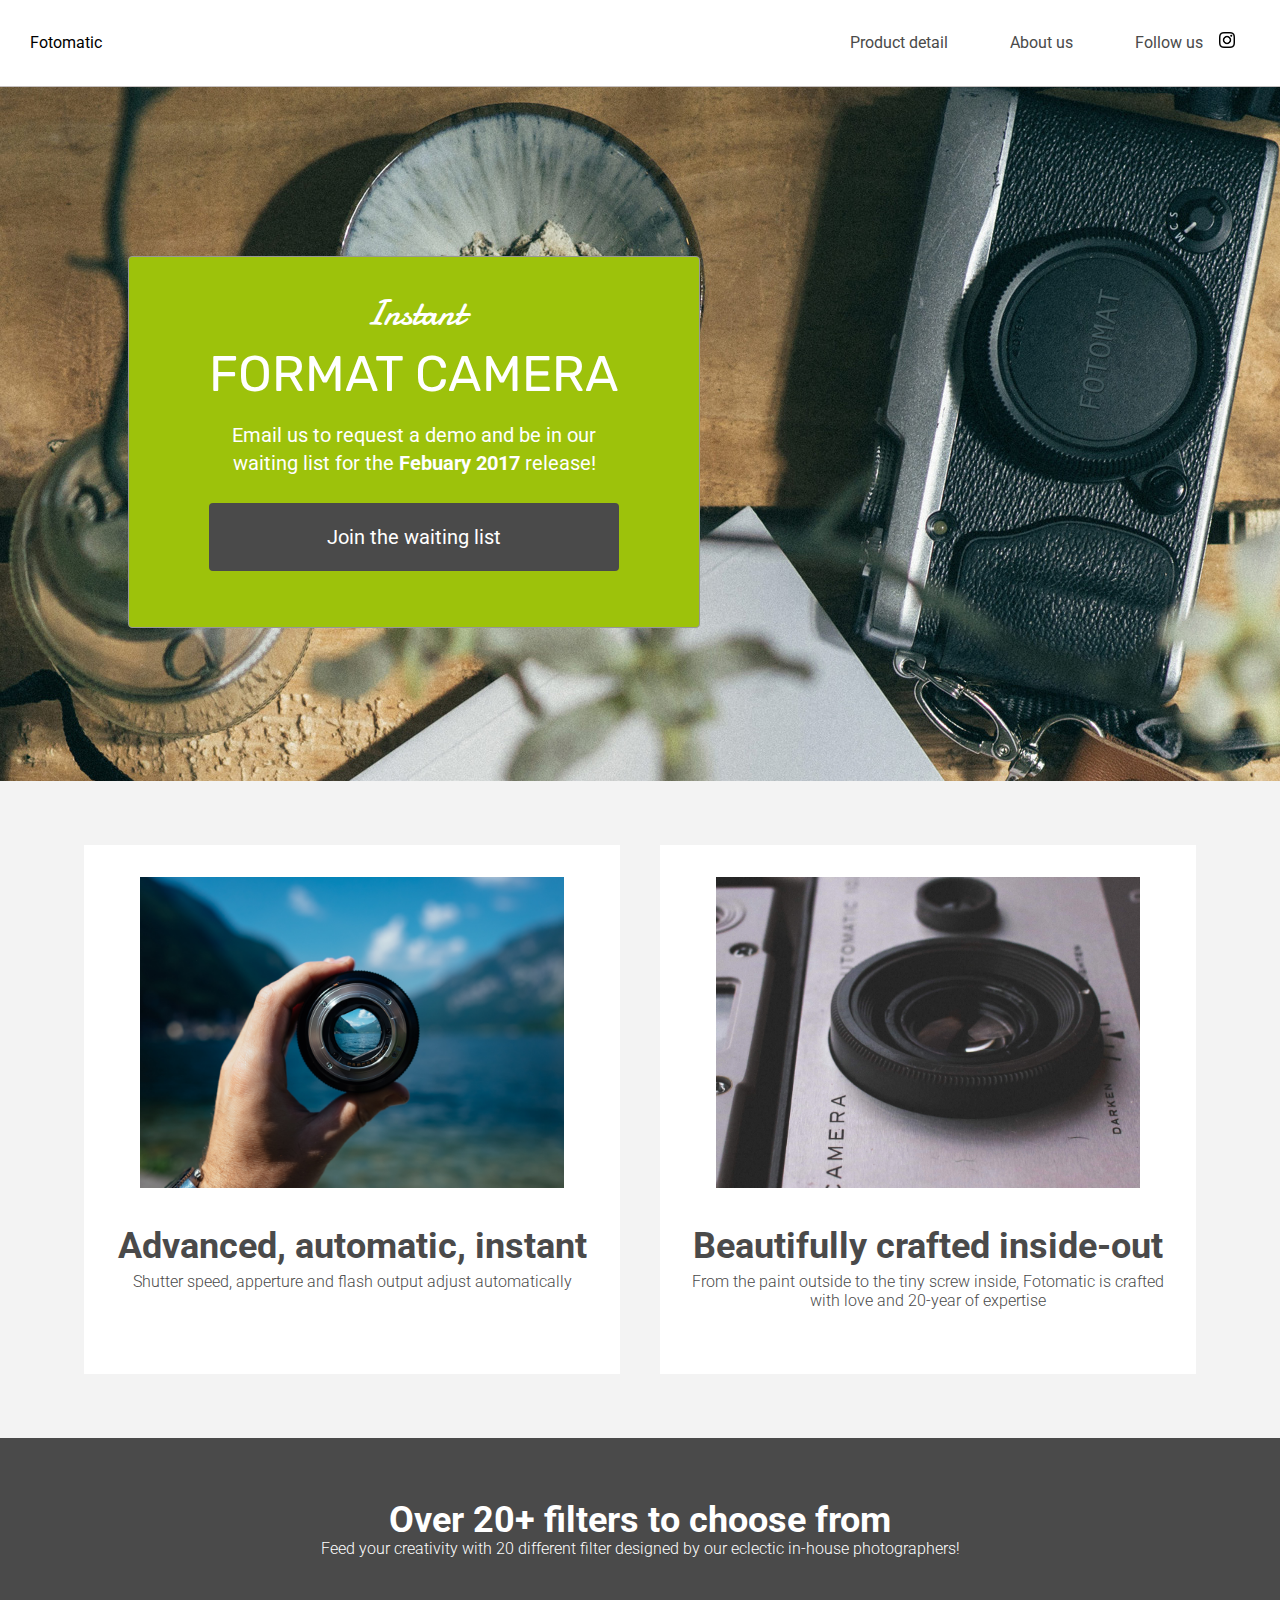
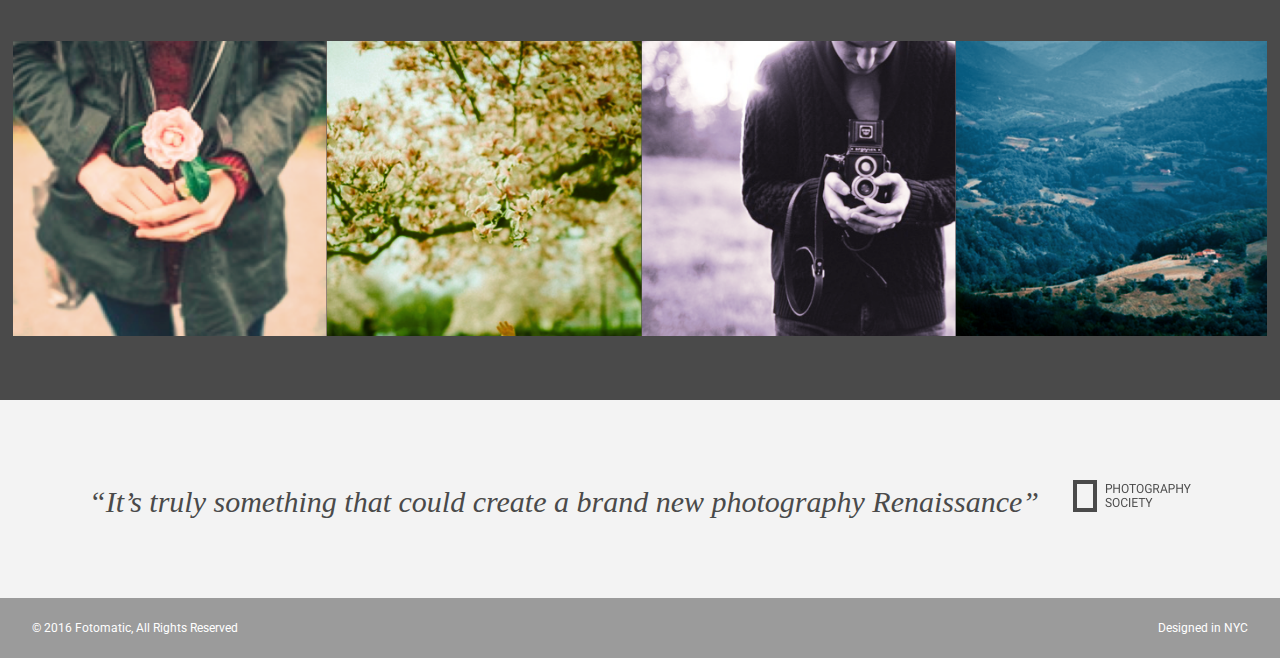
<file: Photomatic/index.html>
<!DOCTYPE html>
<html>
<head>
  <link href="https://fonts.googleapis.com/css?family=Damion" rel="stylesheet">
  <link href="https://fonts.googleapis.com/css?family=Rubik" rel="stylesheet">
  <link href="https://fonts.googleapis.com/css?family=Roboto:300,400,600,700" rel="stylesheet">
  <link rel="stylesheet" href="./resources/css/reset.css">
  <link rel="stylesheet" href="./resources/css/style.css">
  <meta name="viewport" content="width=device-width, initial-scale=1.0" />

</head>
<body>
  <!-- Header -->
  <header>
    <div class="content">
      <a href="index.html" class="desktop logo">Fotomatic</a>
      <nav class="desktop">
        <ul>
          <li><a href="#">Product detail</a></li>
          <li><a href="#">About us</a></li>
          <li><a href="https://www.instagram.com/">Follow us <img class="icon" src="./resources/images/instagram.png"></a></li>
        </ul>
      </nav>
      <nav class="mobile">
        <ul>
          <li><a href="#"><img src="./resources/images/ic-logo.svg"></a></li>
          <li><a href="#"><img src="./resources/images/ic-product-detail.svg"></a></li>
          <li><a href="#"><img src="./resources/images/ic-about-us.svg"></a></li>
          <li><a href="#" class="button">Join us</a></li>
        </ul>
      </nav>
    </div>
  </header>

  <!-- Main Content -->
  <div class="main-content">

    <!-- Sign Up Section -->
    <div id="sign-up-section" class="banner">
      <div id="sign-up-cta">
        <div class="content center">
          <div class="header">
            <h2 class="cursive">Instant</h2>
            <h1 class="striking">FORMAT CAMERA</h1>
          </div>
          <div class="email">
            <span>
              Email us to request a demo and be in our waiting list for the <strong>Febuary 2017</strong> release!
            </span>
            <div class="button">Join the waiting list</div>
          </div>
        </div>
      </div>
    </div>

    <!-- Features Section -->
    <div id="features-section">
      <div class="feature">
        <div class="center">
          <div class="image-container">
            <img src="./resources/images/feature-1.png" />
          </div>
          <div class="content">
            <h2>Advanced, automatic, instant</h2>
            <h3>Shutter speed, apperture and flash output adjust automatically</h3>
          </div>
        </div>
      </div>
      <div class="feature">
        <div class="center">
          <div class="image-container">
            <img src="./resources/images/feature-2.png" />
          </div>
          <div class="content">
            <h2>Beautifully crafted inside-out</h2>
            <h3>From the paint outside to the tiny screw inside, Fotomatic is crafted with love and 20-year of expertise</h3>
          </div>
        </div>
      </div>
    </div>

    <!-- Filters Section -->
    <div id="filters-section">
      <div class="content center">
        <h2>Over 20+ filters to choose from</h2>
        <h3>Feed your creativity with 20 different filter designed by our eclectic in-house photographers!</h3>
      </div>
      <div class="images-container">
        <div class="image-container">
          <img src="./resources/images/filter-1.png" />
        </div>
        <div class="image-container">
          <img src="./resources/images/filter-2.png" />
        </div>
        <div class="image-container">
          <img src="./resources/images/filter-3.png" />
        </div>
        <div class="image-container extra">
          <img src="./resources/images/filter-4.png" />
        </div>
      </div>
    </div>

    <!-- Quotes Section -->
    <div id="quotes-section">
      <div class="content center">
        <span class="quote">“It’s truly something that could create a brand new photography Renaissance”</span>
        <img class="quote-citation" src="./resources/images/photography-logo.png" />
      </div>
    </div>

    <!-- Footer -->
    <footer>
      <div class="content">
        <span class="copyright">© 2016  Fotomatic, All Rights Reserved</span>
        <span class="location">Designed in NYC</span>
      </div>
    </footer>

  </div>
</body>
</html>
</file>
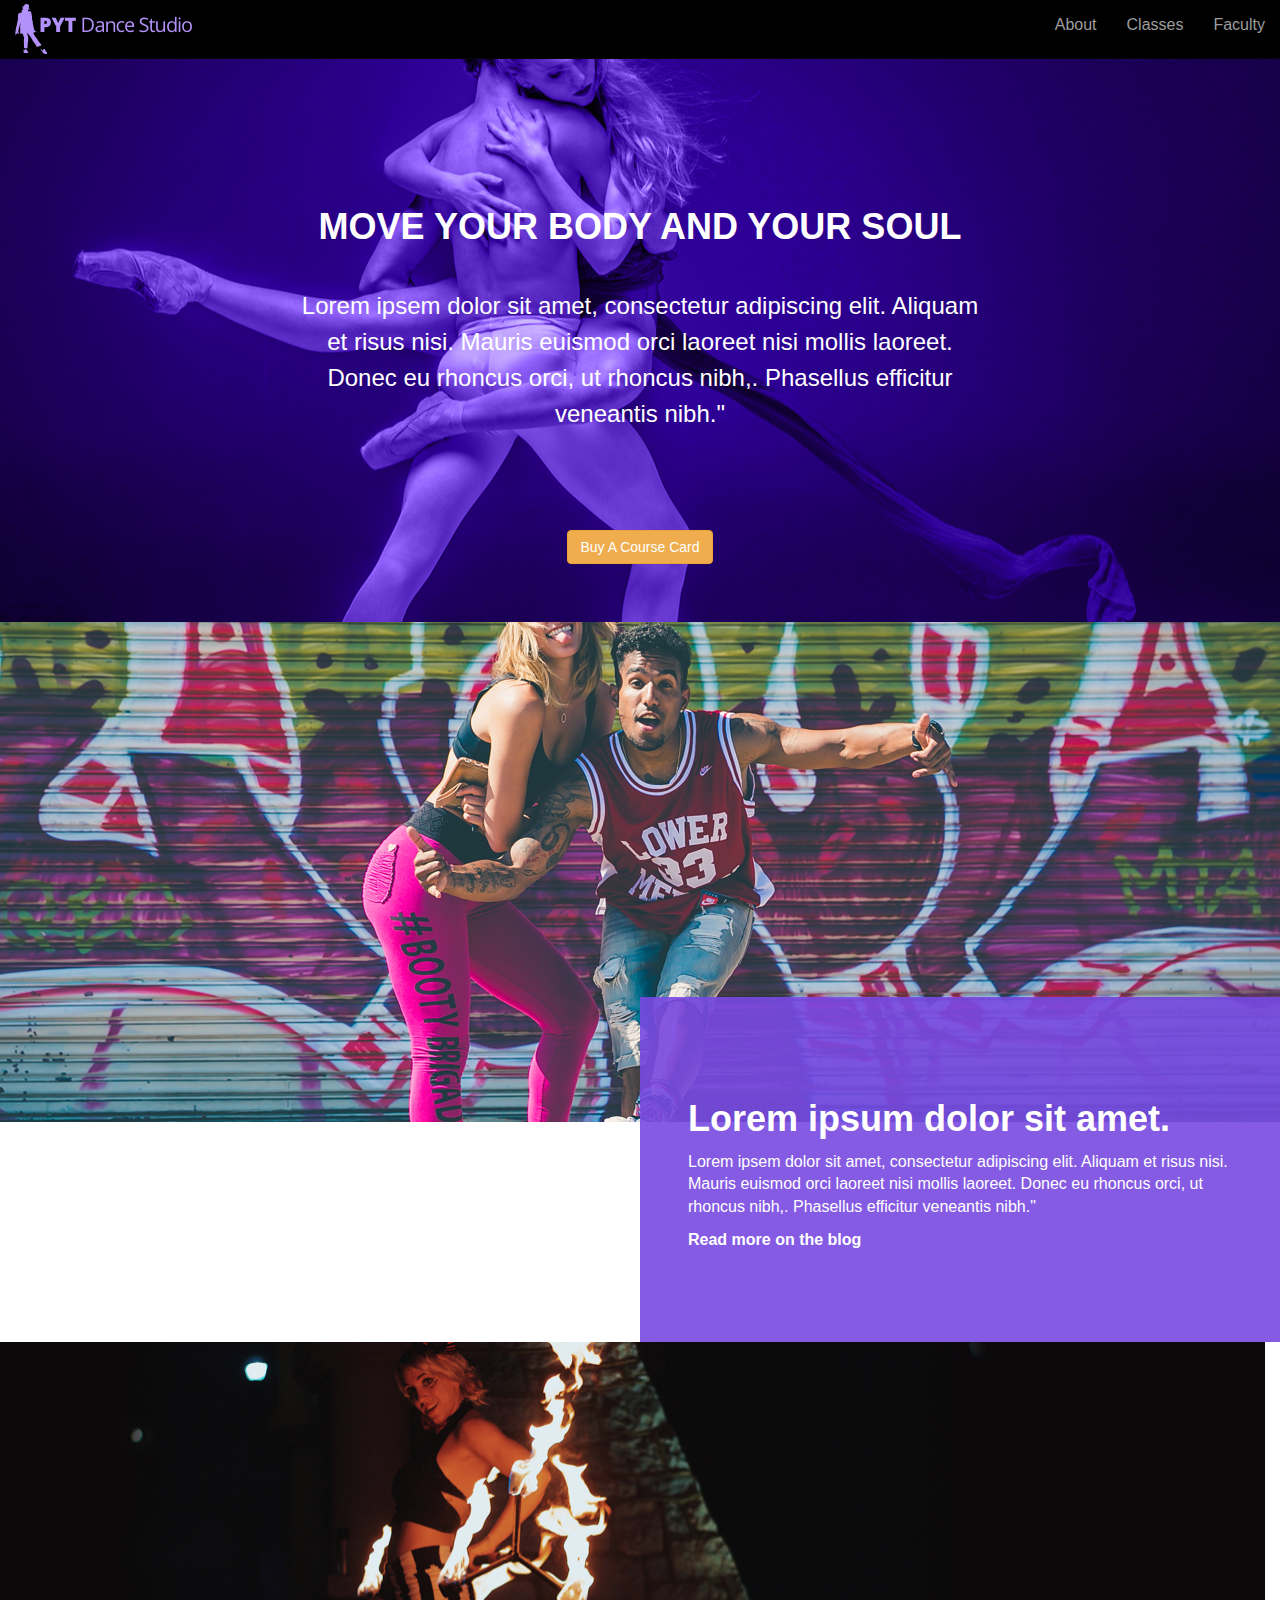
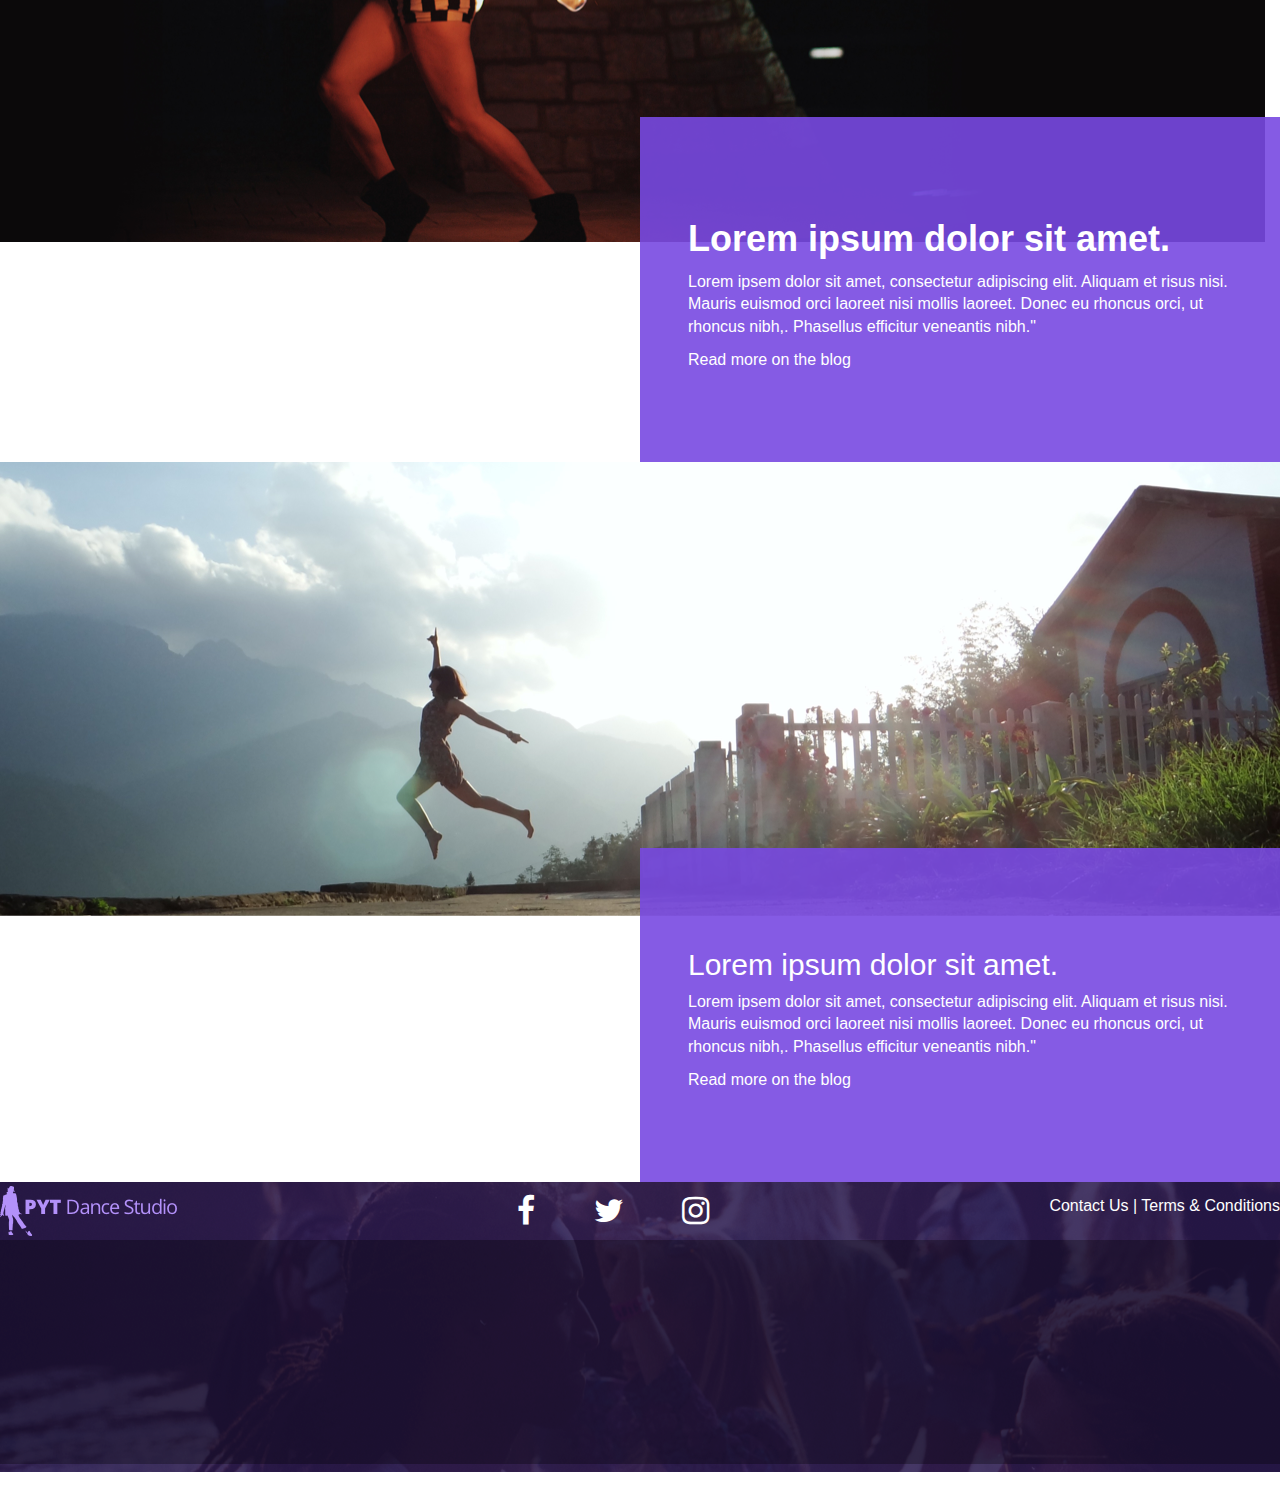
<file: PYT-Dance-Studio/index.html>
<!DOCTYPE html>
<html>
  <head>
    <meta charset="utf-8">
    <meta name="viewport" content="width=device-width,initial-scale=1.0">

    <link rel="stylesheet" href="https://maxcdn.bootstrapcdn.com/bootstrap/3.3.7/css/bootstrap.min.css">
    <link rel="stylesheet" href="https://maxcdn.bootstrapcdn.com/font-awesome/4.7.0/css/font-awesome.min.css">
    <link rel="stylesheet" href="resources/css/style.css">
    <title>PTY Dance Studio</title>
  </head>
  <body>
    <header>
      <nav id="navi" class="navbar navbar-inverse navbar-fixed-top">
        <div class="container-fluid">
          <div class="navbar-header">
            <a class="#">
              <img class="logo-color" alt="brand" src="resources/images/logo-color.png">
            </a>
          </div>
          <ul class="nav navbar-nav navbar-right">
            <li><a href="#">About</a></li>
            <li><a href="#">Classes</a></li>
            <li><a href="#">Faculty</a></li>
          </ul>
        </div>
      </nav>
    </header>
    <div class="section-1">
      <div class="banner text-center container-fluid">
        <h1>Move your body and your soul</h1>
        <p> Lorem ipsem dolor sit amet, consectetur adipiscing elit. Aliquam et risus nisi. Mauris euismod orci laoreet nisi mollis laoreet. Donec eu rhoncus orci, ut rhoncus nibh,. Phasellus efficitur veneantis nibh."</p>
        <div class="text-center block">
          <button class="btn navbar-btn btn-warning">Buy A Course Card</button>
        </div>
      </div>
    </div>
    <div class="section section-2">
      <div class="content-box">
        <div class="content">
          <h2>Lorem ipsum dolor sit amet.</h2>
          <p> Lorem ipsem dolor sit amet, consectetur adipiscing elit. Aliquam et risus nisi. Mauris euismod orci laoreet nisi mollis laoreet. Donec eu rhoncus orci, ut rhoncus nibh,. Phasellus efficitur veneantis nibh."</p>
          <p>Read more on the blog</p>
        </div>
      </div>
    </div>
    <div class="section section-3">
      <div class="content-box">
        <div class="content">
          <h2>Lorem ipsum dolor sit amet.</h2>
          <p> Lorem ipsem dolor sit amet, consectetur adipiscing elit. Aliquam et risus nisi. Mauris euismod orci laoreet nisi mollis laoreet. Donec eu rhoncus orci, ut rhoncus nibh,. Phasellus efficitur veneantis nibh."</p>
          <p>Read more on the blog</p>
        </div>
      </div>
    </div>
    <div class="section section-4">
      <div class="content-box">
        <div class="content">
          <h2>Lorem ipsum dolor sit amet.</h2>
          <p> Lorem ipsem dolor sit amet, consectetur adipiscing elit. Aliquam et risus nisi. Mauris euismod orci laoreet nisi mollis laoreet. Donec eu rhoncus orci, ut rhoncus nibh,. Phasellus efficitur veneantis nibh."</p>
          <p>Read more on the blog</p>
        </div>
      </div>
    </div>
    <footer>
      <div class="footer-nav">
        <a class="#">
          <img class="logo-color" alt="brand" src="resources/images/logo-color.png">
        </a>
        <div class="icons">
          <i class="fa fa-facebook fa-2x" aria-hidden="true"></i>
          <i class="fa fa-twitter fa-2x" aria-hidden="true"></i>
          <i class="fa fa-instagram fa-2x" aria-hidden="true"></i>
        </div>
        <div class="contact">
          <p><a href="#">Contact Us</a> | <a href="#">Terms &amp; Conditions</a></p>
        </div>
      </div>
      <div class="contact-info">

      </di>
    </footer>
  </body>
</html>
</file>
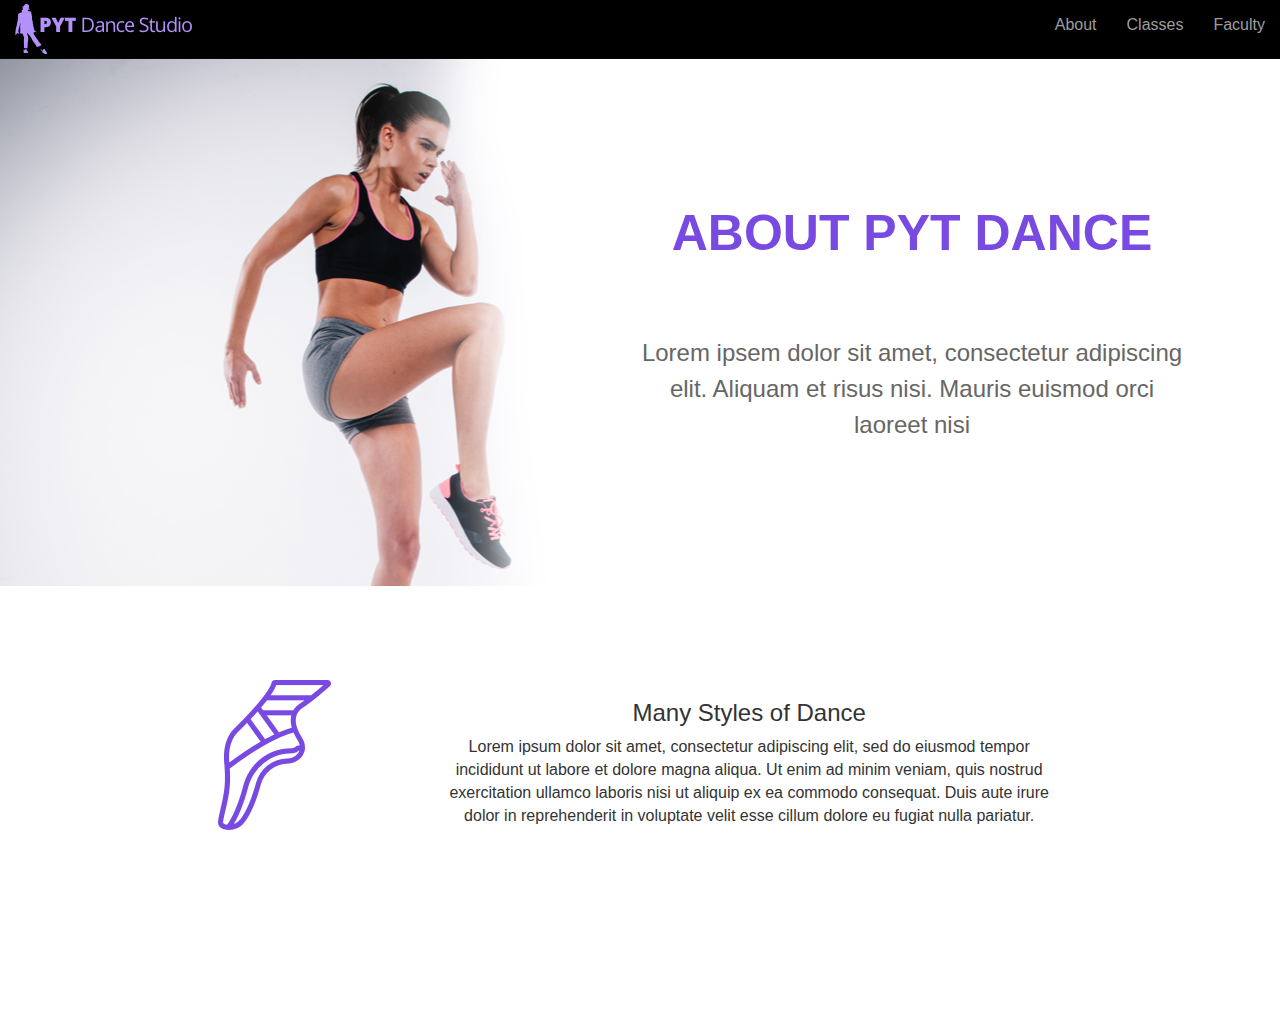
<file: PYT-Dance-Studio/about.html>
<!DOCTYPE html>
<html>
  <head>
    <meta charset="utf-8">
    <meta name="viewport" content="width=device-width,initial-scale=1.0">

    <link rel="stylesheet" href="https://maxcdn.bootstrapcdn.com/bootstrap/3.3.7/css/bootstrap.min.css">
    <link rel="stylesheet" href="https://maxcdn.bootstrapcdn.com/font-awesome/4.7.0/css/font-awesome.min.css">
    <link rel="stylesheet" href="resources/css/style.css">
    <title>PTY Dance Studio</title>
  </head>
  <body>
    <header>
      <nav id="navi" class="navbar navbar-inverse navbar-fixed-top">
        <div class="container-fluid">
          <div class="navbar-header">
            <a class="#">
              <img class="logo-color" alt="brand" src="resources/images/logo-color.png">
            </a>
          </div>
          <ul class="nav navbar-nav navbar-right">
            <li><a href="#">About</a></li>
            <li><a href="#">Classes</a></li>
            <li><a href="#">Faculty</a></li>
          </ul>
        </div>
      </nav>
    </header>
    <div class="main">
      <div class="jumbotron runner">
        <div class="banner text-center">
          <h2>About PYT Dance</h2>
          <p>Lorem ipsem dolor sit amet, consectetur adipiscing elit. Aliquam et risus nisi. Mauris euismod orci laoreet nisi</p>
        </div>
      </div>
      <div class="about-content">
        <div class="row">
          <div class="col-md-offset-2 col-md-2">
            <img src="resources/images/icn-ballet.png">
          </div>
          <div class="col-md-6 style text-center">
            <h3>Many Styles of Dance</h3>
            <p>Lorem ipsum dolor sit amet, consectetur adipiscing elit, sed do eiusmod tempor incididunt ut labore et dolore magna aliqua. Ut enim ad minim veniam, quis nostrud exercitation ullamco laboris nisi ut aliquip ex ea commodo consequat. Duis aute irure dolor in reprehenderit in voluptate velit esse cillum dolore eu fugiat nulla pariatur.</p>
          </div>
        </div>
        <div class="row">

        </div>
        <div class="row">

        </div>
        <div class="row">

        </div>
      </div>
    </div>
  </body>
</html>
</file>
<file: Photomatic/resources/css/style.css>
/* Universal Styles */

html {
  font-family: "Roboto", sans-serif;
  font-size: 16px;
}

.main-content {
  position: relative;
  top: 5.3125rem; /* To offset for fixed header. */
}

.center {
  text-align: center;
  /*padding: 5rem 0;*/
}

.button {
  border-radius: 4px;
  background-color: #4a4a4a;
  color: white;
}

.image-container {
  overflow: hidden;
}

.image-container img {
  display: block;
  max-width: 100%;
}

@media only screen and (max-width: 760px) {
  .main-content {
    top: 2.5625rem;
  }
}

/* Header */

header {
  position: fixed;
  width: 100%;
  border-bottom: solid 1px #c6c1c1;
  background-color: white;
  z-index: 100;
}

header .content {
  display: flex;
  align-items: center;
  padding: 1.875rem;
}

header .logo {
  flex: 1;
}

header nav ul {
  display: flex;
}

nav li {
  padding-left: 2rem;
}

nav li a:hover {
  background-color: darkgrey;
  color: white;
}

nav a {
  vertical-align: bottom;
  line-height: 1.6;
  font-size: 1rem;
  color: #4a4a4a;
  padding: 10px 15px;
  border-radius: 5px
}

header .icon {
  width: 1rem;
  padding-left: .75rem;
}

header .mobile {
  display: none;
}

@media only screen and (max-width: 760px) {
  header .desktop {
    display: none;
  }

  header .mobile {
    display: block;
    width: 100%;
  }

  header .content {
    padding: .5rem 0;
  }

  header .mobile ul {
    display: flex;
    justify-content: space-around;
    align-items: center;
    width: 100%;
  }

  header .mobile li {
    padding: 0;
  }

  header .mobile .button {
    padding: .1875rem .5rem;
    background-color: #9dc20b;
    line-height: 1.6;
    color: white;
  }
}

/* Sign Up Section */

.banner {

}

#sign-up-section {
  display: flex;
  justify-content: flex-start;
  align-items: flex-start;
  height: 43.5rem;
  background: url(../images/banner-landingpage.jpg) no-repeat;
  background-position: bottom;
  background-size: cover;
}

#sign-up-cta {
  padding: 0 5rem 2.5rem 5rem;
  border: solid 1px #979797;
  border-radius: 4px;
  background-color: #9dc20b;
  position: relative;
  top: 171px;
  left: 10%;
}

#sign-up-cta .content {
  width: 25.625rem;
  margin-top: 2rem;
  font-family: "Roboto", sans-serif;
  font-size: 1.25rem;
  line-height: 1.4;
  color: white;
}

#sign-up-cta h1 {
  font-size: 3.125rem;
}

#sign-up-cta h2 {
  font-size: 2.25rem;
}

#sign-up-cta span strong {
  font-weight: bold;
}

#sign-up-cta .cursive {
  font-family: "Damion", cursive;
}

#sign-up-cta .striking {
  font-family: "Rubik", sans-serif;
  padding-bottom: .75rem;
}

#sign-up-cta .button {
  margin-top: 1.625rem;
  padding: 1.25rem 7.25rem;
  margin-bottom: 1rem;
}

@media only screen and (max-width: 760px) {
  #sign-up-section {
    align-items: center;
    justify-content: center;
    height: 28rem;
  }

  #sign-up-cta {
    position: static;
    width: auto;
    height: auto;
    background-color: transparent;
    border: none;
    margin-top: 0;
    margin-left: 0;
  }

  #sign-up-cta .content {
    margin-top: 0;
  }

  #sign-up-cta .email {
    display: none;
  }

  #sign-up-cta h1 {
    font-size: 3.125rem;
  }

  #sign-up-cta h2 {
    font-size: 2.25rem;
  }
}

@media only screen and (max-width: 450px) {
  #sign-up-section {
    height: 20rem;
    align-items: center;
    justify-content: center;
  }

  #sign-up-cta h1 {
    font-size: 2.25rem;
  }

  #sign-up-cta h2 {
    font-size: 2rem;
  }
}

/* Features Section */

#features-section {
  display: flex;
  justify-content: space-between;
  padding: 4rem 5%;
  background-color: #f3f3f3;
}

.feature {
  flex: 1;
  padding: 2rem 2rem 4rem 2rem;
  margin: 0px 1.25rem;
  background-color: white;
}

.feature .image-container {
  width: 90%;
  height: 65%;
  margin: 0 auto;
}

.feature h2 {
  padding-top: 2.5rem;
  padding-bottom: .5rem;
  font-size: 2.25rem;
  font-weight: bold;
  color: #4a4a4a;
}

.feature h3 {
  font-size: 1rem;
  line-height: 1.2;
  font-weight: 300;
  color: #4a4a4a;
}

@media only screen and (max-width: 890px) {
  .feature h2 {
    font-size: 1.125rem;
    line-height: 1.3;
    font-weight: normal;
  }

  .feature h3 {
    font-size: .875rem;
    line-height: 1.4;
  }
}

@media only screen and (max-width: 760px) {
  #features-section {
    flex-flow: column;
    padding: 0;
  }

  .feature {
    margin: 0;
    padding: 1.25rem 1rem 0 1rem;
  }

  .feature .content {
    padding: 1.24rem 0 1.875rem 0;
  }
  .feature h2 {
    padding-top: .75rem;
  }

  .feature h3 {
    font-size: .875rem;
    line-height: 1.4;
  }

}

/* Filters Section */

#filters-section {
  padding: 4rem 0;
  background-color: #4a4a4a;
}

#filters-section .content {
  padding: 0 .625rem;
  margin-bottom: 5rem;
}

#filters-section .content h2 {
  font-size: 2.25rem;
  font-weight: bold;
  color: white;
}

#filters-section .content h3 {
  font-size: 1rem;
  line-height: 1.4;
  font-weight: 300;
  color: white;
}

#filters-section .images-container {
  max-width: 100%;
  padding: 0 1%;
  display: flex;
}

@media only screen and (max-width: 760px) {
  #filters-section {
    padding: 1.5rem 0 0 0;
  }

  #filters-section .content {
    margin-bottom: 1rem;
  }

  #filters-section .content h2 {
    padding-bottom: .625rem;
    font-size: 1.125rem;
    line-height: 1.3;
    font-weight: normal;
  }

  #filters-section .content h3 {
    font-size: .875rem;
    line-height: 1.4;
  }

  #filters-section .images-container {
    padding: 0;
  }

  #filters-section .extra {
    display: none;
  }
}

/* Quotes Section */

#quotes-section {
  background-color: #f3f3f3;
}

#quotes-section .content {
  padding: 5rem 0;
}

#quotes-section .quote {
  padding-right: 1.875rem;
  font-family: "Palatino", serif;
  font-size: 1.875rem;
  line-height: 1.1;
  font-style: italic;
  color: #4a4a4a;
}

#quotes-section quote-citation {
  height: 1.875rem;
}

@media only screen and (max-width: 760px) {
  #quotes-section .content {
    padding: 1.875rem .625rem;
  }

  #quotes-section .quote {
    font-size: 1.5rem;
    line-height: 1.4;
  }

  #quotes-section .quote-citation {
    display: block;
    padding-top: 1rem;
    margin: auto;
  }
}

/* Footer */

footer {
  background-color: #9b9b9b;
  padding: 1.5rem 2rem;
}

footer .content {
  color: white;
  display: flex;
  font-size: .75rem;
}

footer .copyright {
  flex-grow: 1;
}

@media only screen and (max-width: 760px) {
  footer .content {
    font-size: .625rem;
  }
}
</file>
<file: PYT-Dance-Studio/resources/css/style.css>
html {
  font-size: 16px;
}

body {
  padding-top: 58px;
  font-size: 16px;
}

nav {
  font-family: sans-serif;
}

#navi {
  background-color: #000;
  text-align: center;
}


.logo-color {
  height: 50px;
  margin: 4px 0;
}

.navigation {
  display: flex;
}

.section-1 {
  margin: 0 auto;
  background: url('../images/dancers-photo.png') no-repeat;
}

.section-1 .banner {
  width: 45rem;
  padding-bottom: 3.125rem;
}

.banner > p {
  color: #fff;
  font-size: 1.5rem;
  line-height: 1.5;
  padding-bottom: 5rem;
}

.section-1 h1 {
  text-transform: uppercase;
  text-align: center;
  margin: 9.4375rem 0 2.6875rem 0;
  font-family: Roboto, sans-serif;
  font-weight: bold;
  color: #fff;
  line-height: 1;
}

.section {
  height: 45rem;
  color: #fff;
  display: flex;
  justify-content: flex-end;
  align-items: flex-end;
}

.section-2 {
  background: url('../images/graffiti-photo.png') no-repeat center center;
  background-position: -120px 0;
}

.content-box {
  width: 40rem;
  padding: 5rem 3rem;
  background-color: rgba(120, 73, 225, 0.9);
}

.section-2 h2, .section-3 h2 {
  font-size: 2.25rem;
  font-weight: bold;
  line-height: 1.2;
}

.section-2 p:last-of-type {
  font-weight: bold;
}

.section-3 {
  background: url('../images/fire-photo.png') no-repeat;
  background-position: -175px 0;
}

.section-4 {
  background: url('../images/jump-photo.png') no-repeat;
  background-position: -120px -45px;
}

footer {
  background: url('../images/party-photo.png') no-repeat;
  height: 20rem;
}

.footer-nav {
  display: flex;
  justify-content: space-between;
  color: #fff;
  align-items: center;
}

.footer-nav p a {
  text-decoration: none;
  color: #fff;
}

.footer-nav p a:hover {
  color: #a9a9a9;
}

.icons {
  width: 12rem;
  display: flex;
  justify-content: space-between;
}

.contact-info {
  height: 14rem;
  background-color: rgba(0, 0, 0, 0.3);
}

/* About Page */


.runner {
  background: url('../images/workout-photo.png') no-repeat;
  display: flex;
  justify-content: flex-end;
}

.runner .banner {
  width: 50%;
  padding-right: 6rem;
}

.runner .banner h2{
  text-transform: uppercase;
  padding-top: 5rem;
  padding-bottom: 4rem;
  font-size: 3.125rem;
  font-weight: bold;
  color: #794ae2;
}

.runner .banner p {
  color: #666;
}

/*Main About Content of About Page*/

.about-content .row {
  padding-top: 4rem;
}
</file>
